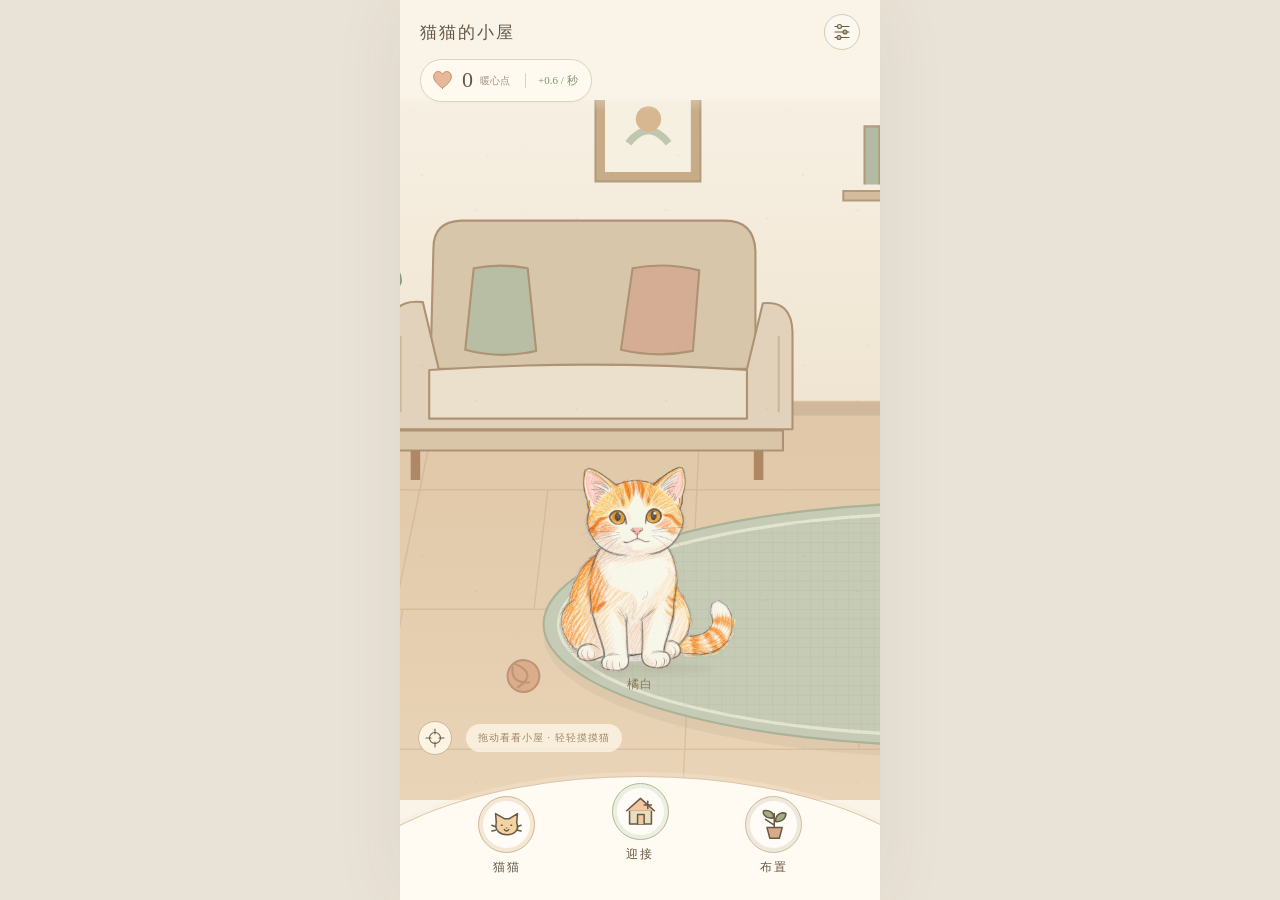
<file: apps/incremental/index.html>
<!doctype html>
<html lang="zh-CN">
<head>
  <meta charset="utf-8">
  <meta name="viewport" content="width=device-width, initial-scale=1, viewport-fit=cover">
  <meta name="theme-color" content="#f9f3e8">
  <title>猫猫的小屋</title>
  <link rel="icon" href="../../assets/cats/svg-sketch/v1/orange.svg" type="image/svg+xml">
  <link rel="stylesheet" href="style.css">
  <script src="app.js" type="module"></script>
</head>
<body>
  <svg class="icon-library" xmlns="http://www.w3.org/2000/svg" aria-hidden="true">
    <defs>
      <symbol id="icon-heart" viewBox="0 0 48 48"><path d="M24 39C18 34 7 26 7 17c0-11 12-14 17-5 5-9 17-6 17 5 0 9-11 17-17 22Z" fill="#e9b899"/></symbol>
      <symbol id="icon-cat" viewBox="0 0 48 48"><path d="m10 21-1-12 12 7h7l11-7-1 13c9 20-34 23-28-1Z" fill="#f2d3a1"/><path d="M17 25h1m12 0h1m-10 6q3 4 6 0M9 27l-5-2m5 7-5 1m35-6 5-2m-5 7 5 1" fill="none"/><path d="m22 28 2 2 2-2" fill="#a67e5a" stroke="none"/></symbol>
      <symbol id="icon-invite" viewBox="0 0 48 48"><path d="M9 22h30v19H9Z" fill="#e7dfbf"/><path d="m5 23 19-17 19 17M20 41V28h9v13" fill="#f1c8a1"/><path d="M34 10v10m-5-5h10" fill="none"/></symbol>
      <symbol id="icon-decor" viewBox="0 0 48 48"><path d="M15 28h21l-4 15H19Z" fill="#d9aa89"/><path d="M25 28V9m0 11 11-9m-11 14-12-8" fill="none"/><path d="M24 15C11 17 8 6 11 5c8-1 14 3 13 10Zm3 5c-1-9 7-14 14-11 0 7-6 12-14 11Z" fill="#a0af88"/></symbol>
      <symbol id="icon-settings" viewBox="0 0 48 48"><path d="M10 13h28M10 24h28M10 35h28" fill="none"/><circle cx="19" cy="13" r="4" fill="#f4e1bd"/><circle cx="30" cy="24" r="4" fill="#aab592"/><circle cx="18" cy="35" r="4" fill="#e5b89d"/></symbol>
      <symbol id="icon-close" viewBox="0 0 48 48"><path d="m15 15 18 18m0-18L15 33" fill="none"/></symbol>
      <symbol id="icon-focus" viewBox="0 0 48 48"><circle cx="24" cy="24" r="11" fill="none"/><path d="M24 6v10m0 16v10M6 24h10m16 0h10" fill="none"/></symbol>
    </defs>
  </svg>
  <main class="app-shell">
    <header class="hud">
      <div class="hud-heading"><h1>猫猫的小屋</h1><button class="icon-button" data-open="settings-sheet" aria-label="小屋设置" disabled><svg class="icon"><use href="#icon-settings"/></svg></button></div>
      <div class="resource-pill" aria-label="暖心点和自动产量"><svg class="icon heart-icon" aria-hidden="true"><use href="#icon-heart"/></svg><strong id="points">0</strong><span class="resource-label">暖心点</span><span class="rate-pill">+<span id="rate">0.6</span> / 秒</span></div>
    </header>
    <section class="scene-viewport" id="scene-viewport" aria-label="可拖动的小屋，点击猫猫获得暖心点">
      <div class="room" id="room">
        <img class="room-background" alt="有阳光、沙发与木地板的温馨小屋" draggable="false">
        <svg class="decoration-layer" viewBox="0 0 1200 760" aria-label="小屋装饰">
          <g data-decoration="cushion" hidden><use data-decoration-use="cushion"/></g>
          <g data-decoration="plant" hidden><use data-decoration-use="plant"/></g>
          <g data-decoration="blanket" hidden><use data-decoration-use="blanket"/></g>
        </svg>
      </div>
    </section>
    <p id="greeting" class="sr-only" aria-live="polite">正在打开小屋……</p>
    <div class="scene-tools"><button id="recenter" class="icon-button" aria-label="回到选中的猫猫" disabled><svg class="icon"><use href="#icon-focus"/></svg></button><span id="scene-hint">拖动看看小屋 · 轻轻摸摸猫</span></div>
    <nav class="orbit-dock" aria-label="小屋操作">
      <button class="dock-button" data-open="cat-sheet" aria-haspopup="dialog" disabled><span class="icon-circle"><svg class="icon"><use href="#icon-cat"/></svg></span><span>猫猫</span></button>
      <button class="dock-button" data-open="invite-sheet" aria-haspopup="dialog" disabled><span class="icon-circle"><svg class="icon"><use href="#icon-invite"/></svg></span><span>迎接</span></button>
      <button class="dock-button" data-open="decor-sheet" aria-haspopup="dialog" disabled><span class="icon-circle"><svg class="icon"><use href="#icon-decor"/></svg></span><span>布置</span></button>
    </nav>
    <div class="toast" id="toast" role="status" hidden></div>
  </main>

  <dialog id="cat-sheet" class="bottom-sheet" aria-labelledby="cat-sheet-title">
    <div class="sheet-handle" aria-hidden="true"></div>
    <header class="sheet-header"><h2 id="cat-sheet-title">陪陪猫猫</h2><button class="icon-button" data-close aria-label="关闭猫猫面板"><svg class="icon"><use href="#icon-close"/></svg></button></header>
    <div class="sheet-body">
      <div id="owned-cats" class="owned-cats" aria-label="选择已入住的猫"></div>
      <section class="cat-detail" aria-labelledby="selected-name">
        <img id="selected-image" alt=""><p class="eyebrow" id="selected-breed"></p><h2><span id="selected-name">橘白</span><span class="level" id="selected-level">猫窝 Lv.1</span></h2><p id="selected-note"></p><p class="detail-rate">每秒带来 <b id="selected-rate">0.6</b> 暖心点</p>
        <button id="upgrade" class="primary-button" disabled>升级猫窝</button><p id="upgrade-gain" class="small-note"></p>
        <button id="find-cat" class="text-button">回小屋看看它 →</button>
      </section>
    </div>
  </dialog>
  <dialog id="invite-sheet" class="bottom-sheet" aria-labelledby="invite-sheet-title">
    <div class="sheet-handle" aria-hidden="true"></div>
    <header class="sheet-header"><h2 id="invite-sheet-title">迎接新朋友 <small id="cats-tab-count">1/5</small></h2><button class="icon-button" data-close aria-label="关闭迎接面板"><svg class="icon"><use href="#icon-close"/></svg></button></header>
    <div class="sheet-body"><div id="cat-list"></div></div>
  </dialog>
  <dialog id="decor-sheet" class="bottom-sheet" aria-labelledby="decor-sheet-title">
    <div class="sheet-handle" aria-hidden="true"></div>
    <header class="sheet-header"><h2 id="decor-sheet-title">布置小屋 <small id="decor-tab-count">0/3</small></h2><button class="icon-button" data-close aria-label="关闭布置面板"><svg class="icon"><use href="#icon-close"/></svg></button></header>
    <div class="sheet-body"><div id="decor-list"></div><p class="decor-total">全屋产量加成 <b id="decor-bonus">+0%</b></p></div>
  </dialog>
  <dialog id="settings-sheet" class="bottom-sheet" aria-labelledby="settings-sheet-title">
    <div class="sheet-handle" aria-hidden="true"></div>
    <header class="sheet-header"><h2 id="settings-sheet-title">小屋日常</h2><button class="icon-button" data-close aria-label="关闭设置面板"><svg class="icon"><use href="#icon-close"/></svg></button></header>
    <div class="sheet-body">
      <section class="chapter"><div class="chapter-top"><span>第一章 · <span id="resident-count">1</span> 只猫的陪伴</span><span id="chapter-count">1 / 8</span></div><h3 id="chapter-title">让每一个角落，都有陪伴。</h3><div class="progress-track" role="progressbar" aria-label="小屋进度" aria-valuemin="0" aria-valuemax="8" aria-valuenow="1"><span id="chapter-progress"></span></div><p id="next-goal"></p></section>
      <div class="settings-row"><span>猫猫的小动作</span><button id="motion-toggle" class="outlined-button" aria-pressed="false">暂停晃动</button></div>
      <p id="save-status" class="small-note">进度自动保存 · 离线收益最多 8 小时</p><button id="reset" class="text-button reset-button">重新开始</button>
    </div>
  </dialog>
  <dialog id="offline-dialog" class="paper-dialog" aria-labelledby="offline-title">
    <form method="dialog"><p class="eyebrow">欢迎回家</p><h2 id="offline-title">猫猫替你攒了些暖意。</h2><p id="offline-duration"></p><div class="offline-reward">♡ <strong id="offline-amount">0</strong><span>暖心点</span></div><p class="small-note">已放进你的口袋，最多计算 8 小时。</p><button class="primary-button" autofocus>回去看看它们</button></form>
  </dialog>
  <dialog id="reset-dialog" class="paper-dialog" aria-labelledby="reset-title">
    <form method="dialog"><h2 id="reset-title">从第一只橘白开始？</h2><p>这会清空暖心点、猫窝等级和小屋布置。</p><div class="dialog-actions"><button class="outlined-button" value="cancel" autofocus>继续陪它们</button><button class="primary-button" value="reset">确认重新开始</button></div></form>
  </dialog>
</body>
</html>
</file>
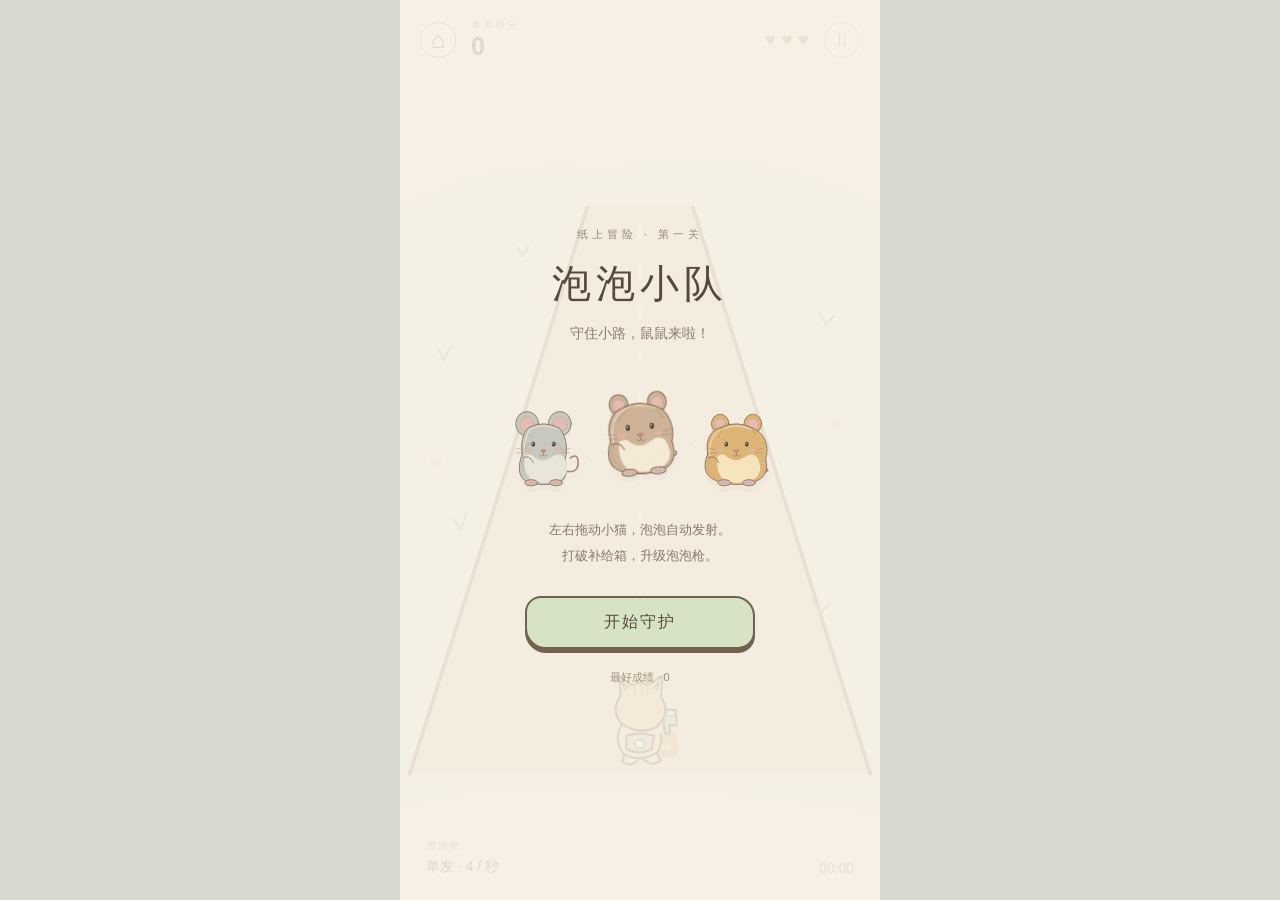
<file: apps/lane-shooter/index.html>
<!doctype html>
<html lang="zh-CN"><head><meta charset="utf-8"><meta name="viewport" content="width=device-width, initial-scale=1, viewport-fit=cover"><meta name="theme-color" content="#f7f1e5"><title>泡泡小队 · 双线突围</title><link rel="icon" href="data:,"><link rel="stylesheet" href="style.css"></head>
<body><main id="app"><canvas id="field" aria-label="射击场景：拖动小猫左右移动，自动发射泡泡"></canvas>
<header><a href="../incremental/" aria-label="返回猫猫小屋">⌂</a><div class="score"><small>本局得分</small><strong id="score">0</strong></div><div id="lives" aria-label="3颗爱心">♥ ♥ ♥</div><button id="pause" aria-label="暂停游戏" disabled>Ⅱ</button></header>
<div id="boss" hidden><span>金丝熊队长</span><progress max="180" value="180"></progress></div>
<p id="toast" role="status"></p><footer><div><small>泡泡枪</small><strong id="weapon">单发 · 4 / 秒</strong></div><span id="timer">00:00</span></footer>
<section id="cover"><div class="card"><p class="eyebrow">纸上冒险 · 第一关</p><h1>泡泡小队</h1><p class="subtitle">守住小路，鼠鼠来啦！</p><div class="cast" aria-hidden="true"></div><p id="description">左右拖动小猫，泡泡自动发射。<br>打破补给箱，升级泡泡枪。</p><button id="start" class="primary" disabled>准备素材中…</button><small id="record">最好成绩 · 0</small></div></section>
</main><script type="module" src="app.js"></script></body></html>
</file>
<file: apps/incremental/style.css>
@import url("../../packages/cat-room/style.css");
:root{--paper:#f9f3e8;--ink:#655744;--muted:#a1937f;--line:#ded2bf;--sage:#7f9271;--accent:#b78863;--shell-width:480px}
*{box-sizing:border-box}html,body{height:100%;overflow:hidden;overscroll-behavior:none}body{margin:0;display:grid;place-items:center;background:#e9e2d6;color:var(--ink);font-family:"Songti SC","STSong","Noto Serif CJK SC",serif}button{font:inherit;color:inherit;cursor:pointer;-webkit-tap-highlight-color:transparent;touch-action:manipulation}button:disabled{cursor:default;opacity:.45}button:focus-visible{outline:3px solid #a2b18d;outline-offset:4px}[hidden]{display:none!important}.icon-library{position:absolute;width:0;height:0;overflow:hidden}.icon{width:35px;height:35px;stroke:#695a46;stroke-width:2.1;stroke-linejoin:round;stroke-linecap:round;fill:none;pointer-events:none}.sr-only{position:absolute;width:1px;height:1px;padding:0;margin:-1px;overflow:hidden;clip:rect(0,0,0,0);white-space:nowrap;border:0}
.app-shell{width:min(100%,var(--shell-width));height:100vh;height:100dvh;position:relative;isolation:isolate;overflow:hidden;background:var(--paper);box-shadow:0 0 70px #51473312}.hud{position:absolute;z-index:3;top:0;left:0;right:0;padding:calc(14px + env(safe-area-inset-top)) 20px 10px;background:linear-gradient(var(--paper) 60%,#f9f3e800);pointer-events:none}.hud-heading{display:flex;align-items:center;justify-content:space-between;margin-bottom:9px}.hud h1{margin:0;font-size:17px;letter-spacing:2px;font-weight:500}.icon-button{display:grid;place-items:center;width:36px;height:36px;padding:4px;border:1px solid #d8cab3;border-radius:50%;background:#fcf9f1d9;pointer-events:auto}.icon-button .icon{width:24px;height:24px}.resource-pill{display:flex;align-items:center;gap:7px;width:max-content;max-width:100%;border:1px solid #ded0ba;border-radius:25px;padding:8px 13px 8px 9px;background:#fffaf0ed;box-shadow:0 2px 0 #d8c5a517;pointer-events:auto}.heart-icon{width:25px;height:25px;stroke:#b38864;stroke-width:1.7}.resource-pill strong{font-size:22px;font-weight:500;font-variant-numeric:tabular-nums;line-height:1.1}.resource-label{font-size:10px;color:var(--muted)}.rate-pill{margin-left:8px;border-left:1px solid var(--line);padding-left:12px;color:var(--sage);font-size:11px;white-space:nowrap;font-variant-numeric:tabular-nums}
.scene-viewport{position:absolute;inset:100px 0 100px;overflow:hidden;touch-action:none;cursor:grab;background:#f9f3e8}.scene-viewport.dragging{cursor:grabbing}.room{position:absolute;inset:auto;top:0;left:0;aspect-ratio:auto;overflow:hidden;transform-origin:0 0;will-change:transform;opacity:0;user-select:none;-webkit-user-select:none}.room.ready{opacity:1}.room-background{object-fit:fill;object-position:center;pointer-events:none}.scene-cats{position:absolute;inset:0;z-index:1}.cat{width:20%;touch-action:none}.cat:active,.cat:active:not(:disabled){transform:translateX(-50%)}.cat .cat-label{font-size:12px;letter-spacing:1px;bottom:1%;color:#8f7859}.cat .bubble{font-size:12px;padding:5px 9px;border-color:#d4bca0;background:#fffbf0ed;left:58%;top:15%}.cat-shadow{opacity:.7}.cat.active .cat-shadow{background:#86694e24;box-shadow:none}.cat img{filter:drop-shadow(0 3px 2px #77604308)}.decoration-layer{position:absolute;inset:0;width:100%;height:100%;pointer-events:none}.decoration-layer g:not([hidden]){animation:arrive .5s ease-out}.scene-tools{position:absolute;bottom:145px;bottom:calc(145px + env(safe-area-inset-bottom));left:18px;right:18px;display:flex;align-items:center;gap:14px;z-index:2;pointer-events:none}.scene-tools .icon-button{background:#fff8eadb;border-color:#c9b696;width:34px;height:34px}.scene-tools span{font-size:10px;letter-spacing:1px;color:#9e8768;background:#fff8eabc;border-radius:20px;padding:7px 12px;transition:opacity .3s}.scene-tools span.dismissed{opacity:0}
.orbit-dock{position:absolute;bottom:0;left:0;right:0;height:124px;height:calc(124px + env(safe-area-inset-bottom));z-index:3;display:flex;align-items:flex-start;justify-content:space-evenly;padding:20px 12px max(14px,env(safe-area-inset-bottom));isolation:isolate}.orbit-dock::before{content:"";position:absolute;z-index:-1;width:135%;height:295px;left:-17.5%;top:0;border:1.5px solid #d7c6aa;border-radius:50%;background:#fffaf2;box-shadow:0 -4px 0 #f6e9d655}.dock-button{border:0;background:none;display:flex;flex-direction:column;align-items:center;gap:6px;min-width:78px;padding:0;font-size:12px;letter-spacing:2px}.dock-button:nth-child(2){margin-top:-13px}.icon-circle{display:grid;place-items:center;width:57px;height:57px;border-radius:50%;border:1.5px solid #c8b690;background:#fffcf7;box-shadow:inset 0 0 0 4px #f4e8d4;transition:transform .15s}.dock-button:nth-child(2) .icon-circle{border-color:#abb793;box-shadow:inset 0 0 0 4px #eaf0e0}.dock-button:nth-child(3) .icon-circle{border-color:#cbb99a;box-shadow:inset 0 0 0 4px #efe8dc}.dock-button .icon{width:35px;height:35px}.dock-button:active:not(:disabled) .icon-circle{transform:scale(.94)}
.bottom-sheet{position:fixed;inset:auto 0 0;margin:0 auto;width:min(100%,var(--shell-width));max-width:none;max-height:78vh;max-height:78dvh;padding:0;border:1px solid #dacebb;border-bottom:0;border-radius:24px 24px 0 0;background:#fffaf2;color:var(--ink);box-shadow:0 -12px 50px #54463014;overflow:hidden}.bottom-sheet[open]{display:flex;flex-direction:column;animation:sheet-in .22s ease-out}.bottom-sheet::backdrop{background:#51473336}.sheet-handle{width:32px;height:4px;border-radius:4px;background:#ddd0bb;margin:10px auto 2px;flex-shrink:0}.sheet-header{display:flex;align-items:center;justify-content:space-between;padding:13px 22px 14px;border-bottom:1px solid #e8decd;flex-shrink:0}.sheet-header h2{font-size:19px;font-weight:500;letter-spacing:2px;margin:0}.sheet-header h2 small{font-size:11px;font-weight:400;color:var(--muted);letter-spacing:0;margin-left:8px}.sheet-header .icon-button{border:none;background:#f0e8db;width:30px;height:30px}.sheet-body{padding:5px 22px max(23px,env(safe-area-inset-bottom));overflow-y:auto;overscroll-behavior:contain;min-height:0}.owned-cats{display:flex;justify-content:center;gap:8px;padding:12px 0 5px}.owned-choice{width:51px;height:51px;border:1px solid transparent;border-radius:50%;padding:2px;background:#f1eadc}.owned-choice img{width:100%;height:100%;object-fit:contain;pointer-events:none}.owned-choice[aria-pressed=true]{border-color:#a9b78f;background:#e6ebda}.cat-detail{text-align:center;padding:4px 0 4px}.cat-detail>img{width:140px;height:140px;object-fit:contain;display:block;margin:0 auto}.cat-detail h2{font-size:23px;font-weight:500;margin:5px 0 9px;display:flex;align-items:center;justify-content:center;gap:12px}.level{font-size:10px;color:var(--sage);letter-spacing:0;border:1px solid #c8d0b7;padding:4px 7px;border-radius:5px}.eyebrow{font-size:10px;color:var(--muted);letter-spacing:1px;margin:0}.cat-detail p:not(.eyebrow){font-size:12px;color:var(--muted);line-height:1.8;margin:8px 0}.cat-detail p.detail-rate{color:var(--sage);margin:12px 0 17px}.detail-rate b{font-weight:500}.primary-button,.outlined-button{font-size:12px;padding:12px 17px;border-radius:10px;white-space:nowrap}.primary-button{background:var(--sage);color:#fffdf5;border:1px solid var(--sage)}.primary-button:active:not(:disabled){background:#6e8261}.outlined-button{background:#f6eee0;border:1px solid #d5c4a9}.cat-detail .primary-button{width:100%;max-width:300px}.cat-detail .small-note{font-size:10px}.text-button{border:0;background:none;font-size:11px;color:#968369;padding:10px}.small-note{font-size:11px;color:var(--muted);line-height:1.8}.reset-button{color:#b18a71;padding-left:0;margin-top:3px}
.cat-entry{display:grid;grid-template-columns:62px minmax(0,1fr) auto;gap:10px;align-items:center;padding:12px 0;border-bottom:1px dashed #e1d5c1}.cat-entry:last-child{border:0}.cat-entry img{width:62px;height:62px;object-fit:contain}.cat-entry:not(.owned) img{opacity:.55;filter:saturate(.7)}.entry-title{font-size:15px;font-weight:500;letter-spacing:1px;margin:0 0 5px}.entry-description{font-size:10px;color:var(--muted);line-height:1.7;margin:0}.entry-action{display:flex;flex-direction:column;align-items:flex-end;gap:5px}.entry-action button{background:#f0e5d1;border:1px solid #d1bc98;border-radius:8px;padding:9px 10px;font-size:11px;min-width:67px}.entry-action .owned-button{background:#eff1e7;border-color:#c1cbaa;color:var(--sage)}.entry-action small{font-size:10px;color:var(--muted)}.decor-entry{padding:19px 0;border-bottom:1px dashed #e1d5c1}.decor-entry:last-child{border:0}.decor-heading{display:flex;align-items:center;gap:12px}.decor-icon{width:53px;height:49px;flex-shrink:0;overflow:visible}.decor-entry .entry-description{font-size:11px}.decor-bottom{display:flex;align-items:center;justify-content:space-between;gap:10px;margin-top:12px}.bonus-tag{font-size:11px;color:var(--sage)}.decor-bottom button{font-size:11px;padding:9px 12px}.decor-total{font-size:11px;color:var(--muted);display:flex;justify-content:space-between;padding-top:6px}.decor-total b{color:var(--sage);font-weight:500}.chapter{padding:15px 0 10px}.chapter-top{display:flex;justify-content:space-between;color:var(--muted);font-size:11px}.chapter h3{font-size:17px;font-weight:500;line-height:1.6;margin:12px 0}.chapter p{font-size:11px;line-height:1.8;color:var(--muted)}.progress-track{height:5px;border-radius:5px;background:#e8decd;overflow:hidden}.progress-track span{display:block;height:100%;background:#a4b18d;transition:width .4s}.settings-row{display:flex;justify-content:space-between;align-items:center;border-block:1px solid #e7ddcb;padding:13px 0;margin:3px 0 16px;font-size:12px}.settings-row button{font-size:11px;padding:8px 12px}
.toast{position:absolute;bottom:150px;bottom:calc(150px + env(safe-area-inset-bottom));left:50%;transform:translateX(-50%);padding:11px 18px;max-width:calc(100% - 32px);width:max-content;border-radius:12px;background:#685943ed;color:#fff9ef;z-index:5;text-align:center;font-size:12px;line-height:1.7;pointer-events:none}.point-float{position:absolute;left:50%;top:27%;font-size:20px;color:#b48b52;white-space:nowrap;pointer-events:none;animation:point-rise .9s ease-out forwards;text-shadow:0 1px #fff}.paper-dialog{width:min(380px,calc(100% - 36px));border:1px solid var(--line);border-radius:22px;padding:28px;background:var(--paper);color:var(--ink)}.paper-dialog::backdrop{background:#51473350}.paper-dialog h2{font-size:21px;font-weight:500;line-height:1.6;margin:10px 0}.paper-dialog p{font-size:12px;color:var(--muted);line-height:1.8}.paper-dialog .primary-button{width:100%}.offline-reward{margin:25px 0;color:var(--accent);font-size:28px}.offline-reward strong{font-size:36px;font-weight:500;margin:0 6px}.offline-reward span{font-size:11px}.dialog-actions{display:flex;gap:10px;margin-top:21px}.dialog-actions .primary-button{width:auto;flex:1}
@keyframes sheet-in{from{transform:translateY(30px);opacity:.7}to{transform:translateY(0);opacity:1}}@keyframes point-rise{from{opacity:1;transform:translate(-50%,0)}to{opacity:0;transform:translate(-50%,-26px)}}@keyframes arrive{from{opacity:0}to{opacity:1}}
@media(max-height:670px){.scene-viewport{top:90px;bottom:95px}.hud{padding-top:8px}.hud-heading{margin-bottom:5px}.owned-cats{padding-top:8px}.cat-detail>img{width:90px;height:90px}.bottom-sheet{max-height:85dvh}.cat-detail p:not(.eyebrow){margin:6px 0}.cat-detail p.detail-rate{margin:8px 0 12px}.orbit-dock{height:110px;padding-top:17px}.icon-circle{width:51px;height:51px}.scene-tools{bottom:126px}}
@media(max-width:350px){.hud{padding-inline:15px}.resource-pill{gap:5px;padding-right:10px}.resource-pill strong{font-size:20px}.resource-label{font-size:9px}.rate-pill{margin-left:5px;padding-left:8px}.sheet-body{padding-inline:17px}.sheet-header{padding-inline:17px}.cat-entry{grid-template-columns:54px minmax(0,1fr) auto;gap:8px}.cat-entry img{width:54px;height:54px}}
@media(prefers-reduced-motion:reduce){*,*::before,*::after{transition:none!important;scroll-behavior:auto!important}.bottom-sheet[open],.decoration-layer g:not([hidden]),.point-float{animation:none}.point-float{opacity:1}}
</file>
<file: apps/lane-shooter/style.css>
:root{font-family:ui-rounded,"PingFang SC","Microsoft YaHei",sans-serif;color:#59493d;background:#d5d9ce;font-synthesis:none}*{box-sizing:border-box}body{margin:0}button,a{-webkit-tap-highlight-color:transparent}button{font:inherit;color:inherit;cursor:pointer}#app{position:relative;width:min(100%,480px);height:100dvh;min-height:480px;margin:auto;overflow:hidden;background:#f7f1e5;isolation:isolate}canvas{width:100%;height:100%;display:block;touch-action:none}header{position:absolute;top:max(18px,env(safe-area-inset-top));left:20px;right:20px;display:flex;align-items:center;gap:15px;pointer-events:none}header a,header button{pointer-events:auto;width:36px;height:36px;border:1.5px solid #8e806b;border-radius:50%;display:grid;place-items:center;background:#faf5e9;text-decoration:none;color:#59493d;font-size:24px}header button{font-size:18px}button:disabled{opacity:.5;cursor:default}.score{display:flex;flex-direction:column}.score small,footer small{font-size:10px;color:#8c7b6b;letter-spacing:2px}.score strong{font-size:25px;font-weight:600}#lives{margin-left:auto;color:#c8816e;font-size:19px;white-space:nowrap}footer{position:absolute;bottom:max(24px,env(safe-area-inset-bottom));left:26px;right:26px;display:flex;align-items:end;justify-content:space-between;pointer-events:none}footer div{display:flex;flex-direction:column;gap:5px}footer strong{font-size:14px;font-weight:500}#timer{font-variant-numeric:tabular-nums;font-size:14px;color:#8c7b6b}#cover{position:absolute;inset:0;display:grid;place-items:center;background:#f7f1e5d9;padding:22px}#cover[hidden],#boss[hidden]{display:none}.card{text-align:center;width:100%;max-width:320px}.eyebrow{font-size:11px;letter-spacing:4px;color:#988674}h1{font-size:39px;letter-spacing:5px;margin:15px 0 10px;font-weight:600}.subtitle{font-size:14px;color:#8c7b6b}.cast{height:130px;display:flex;align-items:end;justify-content:center;gap:4px;margin:22px 0}.cast img{width:85px;filter:drop-shadow(0 6px 0 #58443408)}.cast img:nth-child(2){width:100px;transform:translateY(-8px) rotate(-5deg)}#description{font-size:13px;line-height:2;color:#8a7766;margin:20px 0 27px}.primary{display:block;width:230px;margin:0 auto 18px;padding:14px;border:2px solid #73634e;border-radius:16px 20px 17px 21px;background:#d7e3c5;box-shadow:0 4px 0 #73634e;font-weight:600;letter-spacing:2px}.primary:active{transform:translateY(3px);box-shadow:0 1px 0 #73634e}#record{font-size:11px;color:#a3907c}#toast{position:absolute;top:17%;width:100%;margin:0;text-align:center;font-size:15px;pointer-events:none;opacity:0;transition:opacity .2s}#toast.visible{opacity:1}#boss{position:absolute;top:90px;left:25%;width:50%;text-align:center;font-size:11px}progress{display:block;width:100%;height:7px;margin-top:8px;accent-color:#c8816e}@media(prefers-reduced-motion:reduce){*{transition:none!important}}
</file>
